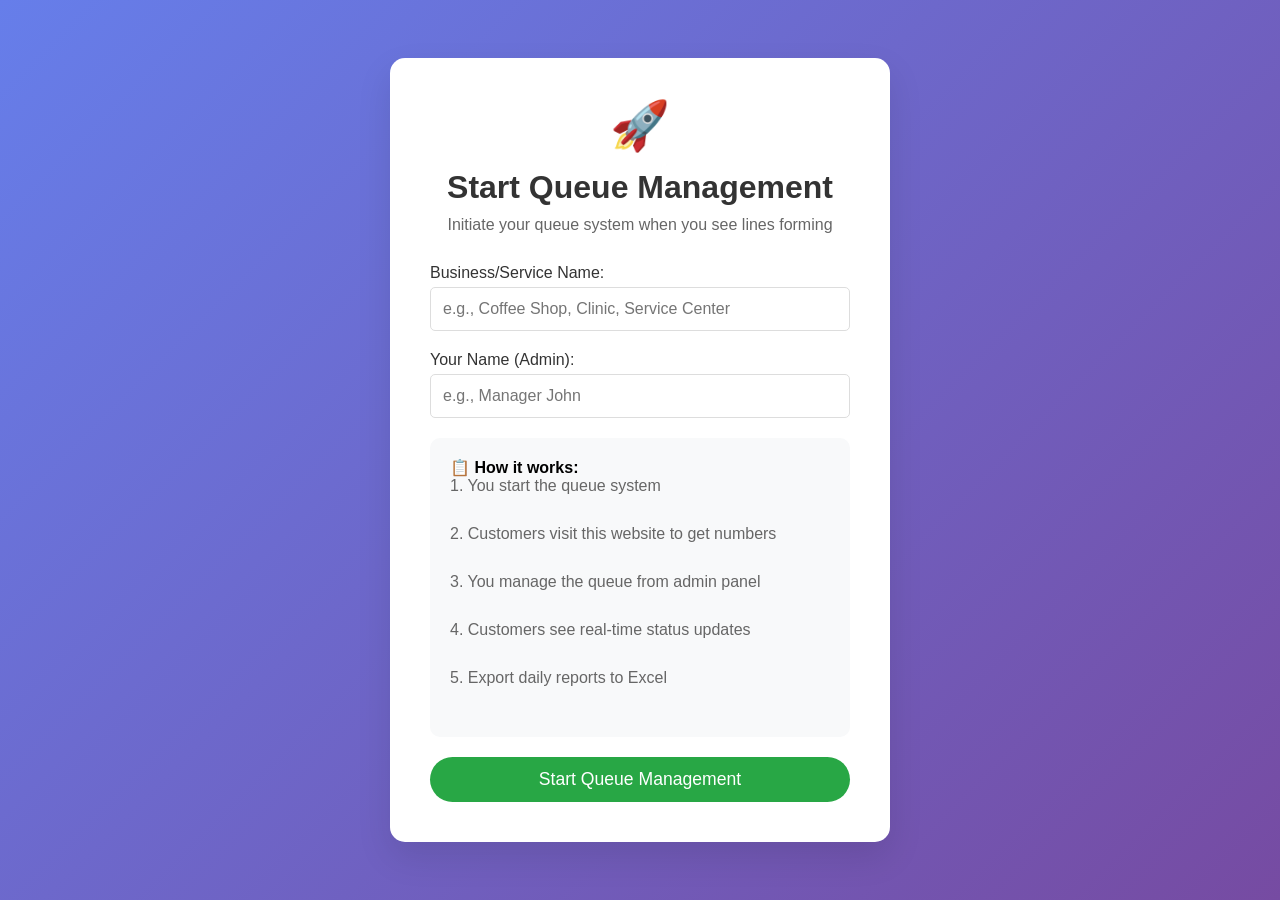
<file: templates/admin_init.html>
<!DOCTYPE html>
<html lang="en">
<head>
    <meta charset="UTF-8">
    <meta name="viewport" content="width=device-width, initial-scale=1.0">
    <title>Start Queue Management - QuickQueue</title>
    <style>
        * { margin: 0; padding: 0; box-sizing: border-box; }
        body { 
            font-family: 'Segoe UI', Arial, sans-serif; 
            background: linear-gradient(135deg, #667eea 0%, #764ba2 100%);
            min-height: 100vh;
            display: flex;
            align-items: center;
            justify-content: center;
            padding: 20px;
        }
        .init-card { 
            background: white; 
            padding: 40px; 
            border-radius: 15px; 
            box-shadow: 0 15px 35px rgba(0,0,0,0.1);
            max-width: 500px; 
            width: 100%;
            text-align: center;
        }
        h1 { color: #333; margin-bottom: 10px; }
        p { color: #666; margin-bottom: 30px; }
        .form-group { margin-bottom: 20px; text-align: left; }
        label { display: block; margin-bottom: 5px; color: #333; font-weight: 500; }
        input { 
            width: 100%; 
            padding: 12px; 
            border: 1px solid #ddd; 
            border-radius: 5px; 
            font-size: 1em;
        }
        .btn {
            display: inline-block;
            padding: 12px 30px;
            background: #28a745;
            color: white;
            text-decoration: none;
            border-radius: 25px;
            font-size: 1.1em;
            border: none;
            cursor: pointer;
            transition: background 0.3s ease;
            width: 100%;
        }
        .btn:hover { background: #218838; }
        .info-box {
            background: #f8f9fa;
            padding: 20px;
            border-radius: 10px;
            margin: 20px 0;
            text-align: left;
        }
    </style>
</head>
<body>
    <div class="init-card">
        <div style="font-size: 3em; margin-bottom: 15px;">🚀</div>
        <h1>Start Queue Management</h1>
        <p>Initiate your queue system when you see lines forming</p>
        
        <form action="/admin/start" method="POST">
            <div class="form-group">
                <label for="business_name">Business/Service Name:</label>
                <input type="text" id="business_name" name="business_name" 
                       placeholder="e.g., Coffee Shop, Clinic, Service Center" required>
            </div>
            
            <div class="form-group">
                <label for="created_by">Your Name (Admin):</label>
                <input type="text" id="created_by" name="created_by" 
                       placeholder="e.g., Manager John" required>
            </div>
            
            <div class="info-box">
                <h4>📋 How it works:</h4>
                <p>1. You start the queue system</p>
                <p>2. Customers visit this website to get numbers</p>
                <p>3. You manage the queue from admin panel</p>
                <p>4. Customers see real-time status updates</p>
                <p>5. Export daily reports to Excel</p>
            </div>
            
            <button type="submit" class="btn">Start Queue Management</button>
        </form>
    </div>
</body>
</html>
</file>
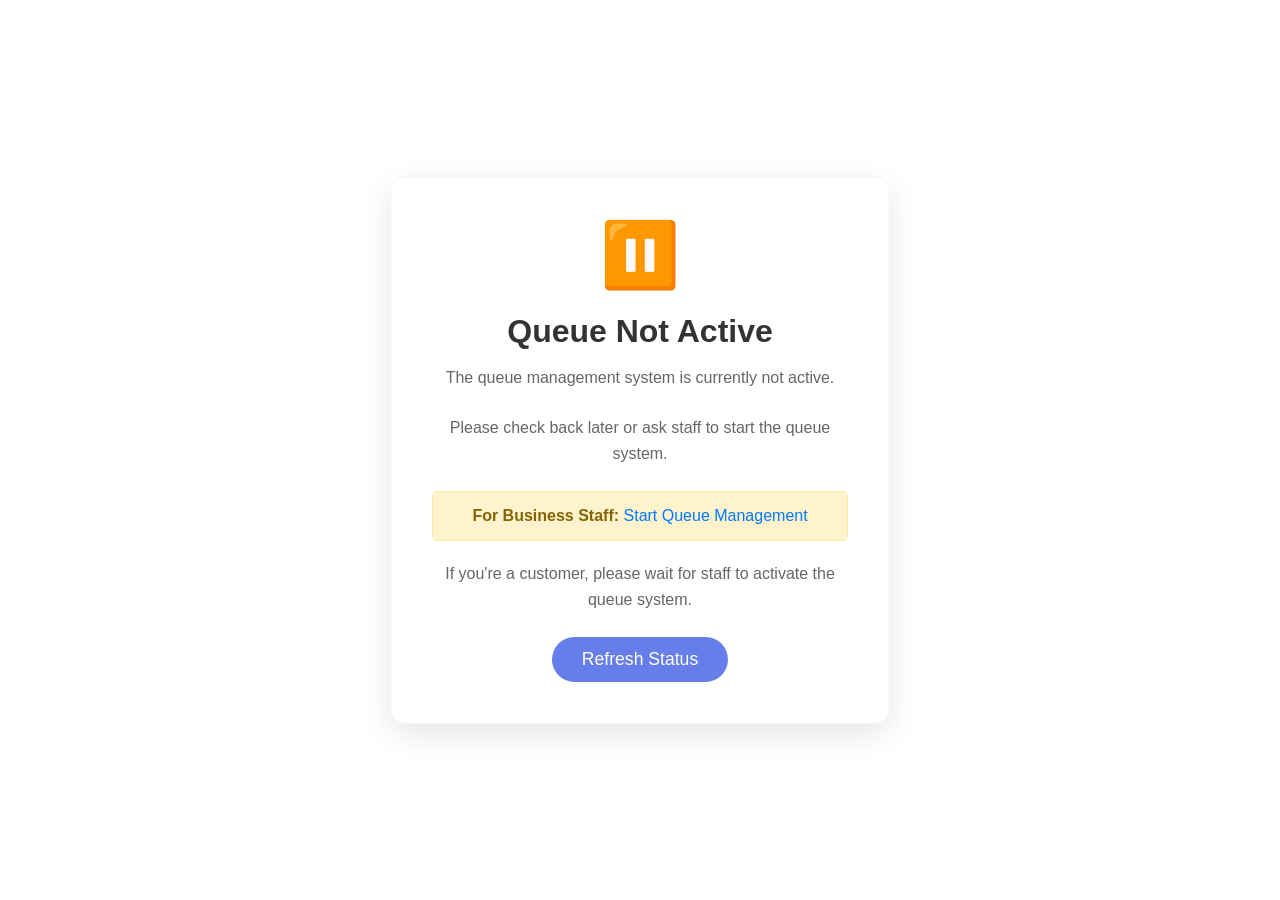
<file: templates/inactive.html>
<!DOCTYPE html>
<html lang="en">
<head>
    <meta charset="UTF-8">
    <meta name="viewport" content="width=device-width, initial-scale=1.0">
    <title>Queue Not Active - QuickQueue</title>
    <style>
        * { margin: 0; padding: 0; box-sizing: border-box; }
        body { 
            font-family: 'Segoe UI', Arial, sans-serif; 
            background: white; 
            min-height: 100vh;
            display: flex;
            align-items: center;
            justify-content: center;
            padding: 20px;
        }
        .message-card { 
            background: white; 
            padding: 40px; 
            border-radius: 15px; 
            box-shadow: 0 10px 30px rgba(0,0,0,0.1);
            max-width: 500px; 
            width: 100%;
            text-align: center;
            border: 2px solid #f8f9fa;
        }
        .icon { font-size: 4em; margin-bottom: 20px; color: #6c757d; }
        h1 { color: #333; margin-bottom: 15px; }
        p { color: #666; margin-bottom: 25px; line-height: 1.6; }
        .btn {
            display: inline-block;
            padding: 12px 30px;
            background: #667eea;
            color: white;
            text-decoration: none;
            border-radius: 25px;
            font-size: 1.1em;
            transition: background 0.3s ease;
        }
        .btn:hover { background: #5a6fd8; }
        .admin-note {
            background: #fff3cd;
            border: 1px solid #ffeaa7;
            padding: 15px;
            border-radius: 5px;
            margin: 20px 0;
            color: #856404;
        }
    </style>
</head>
<body>
    <div class="message-card">
        <div class="icon">⏸️</div>
        <h1>Queue Not Active</h1>
        <p>The queue management system is currently not active.</p>
        <p>Please check back later or ask staff to start the queue system.</p>
        
        <div class="admin-note">
            <strong>For Business Staff:</strong> 
            <a href="/admin/init" style="color: #007bff; text-decoration: none; font-weight: 500;">
                Start Queue Management
            </a>
        </div>
        
        <p>If you're a customer, please wait for staff to activate the queue system.</p>
        <a href="/" class="btn">Refresh Status</a>
    </div>
</body>
</html>
</file>
